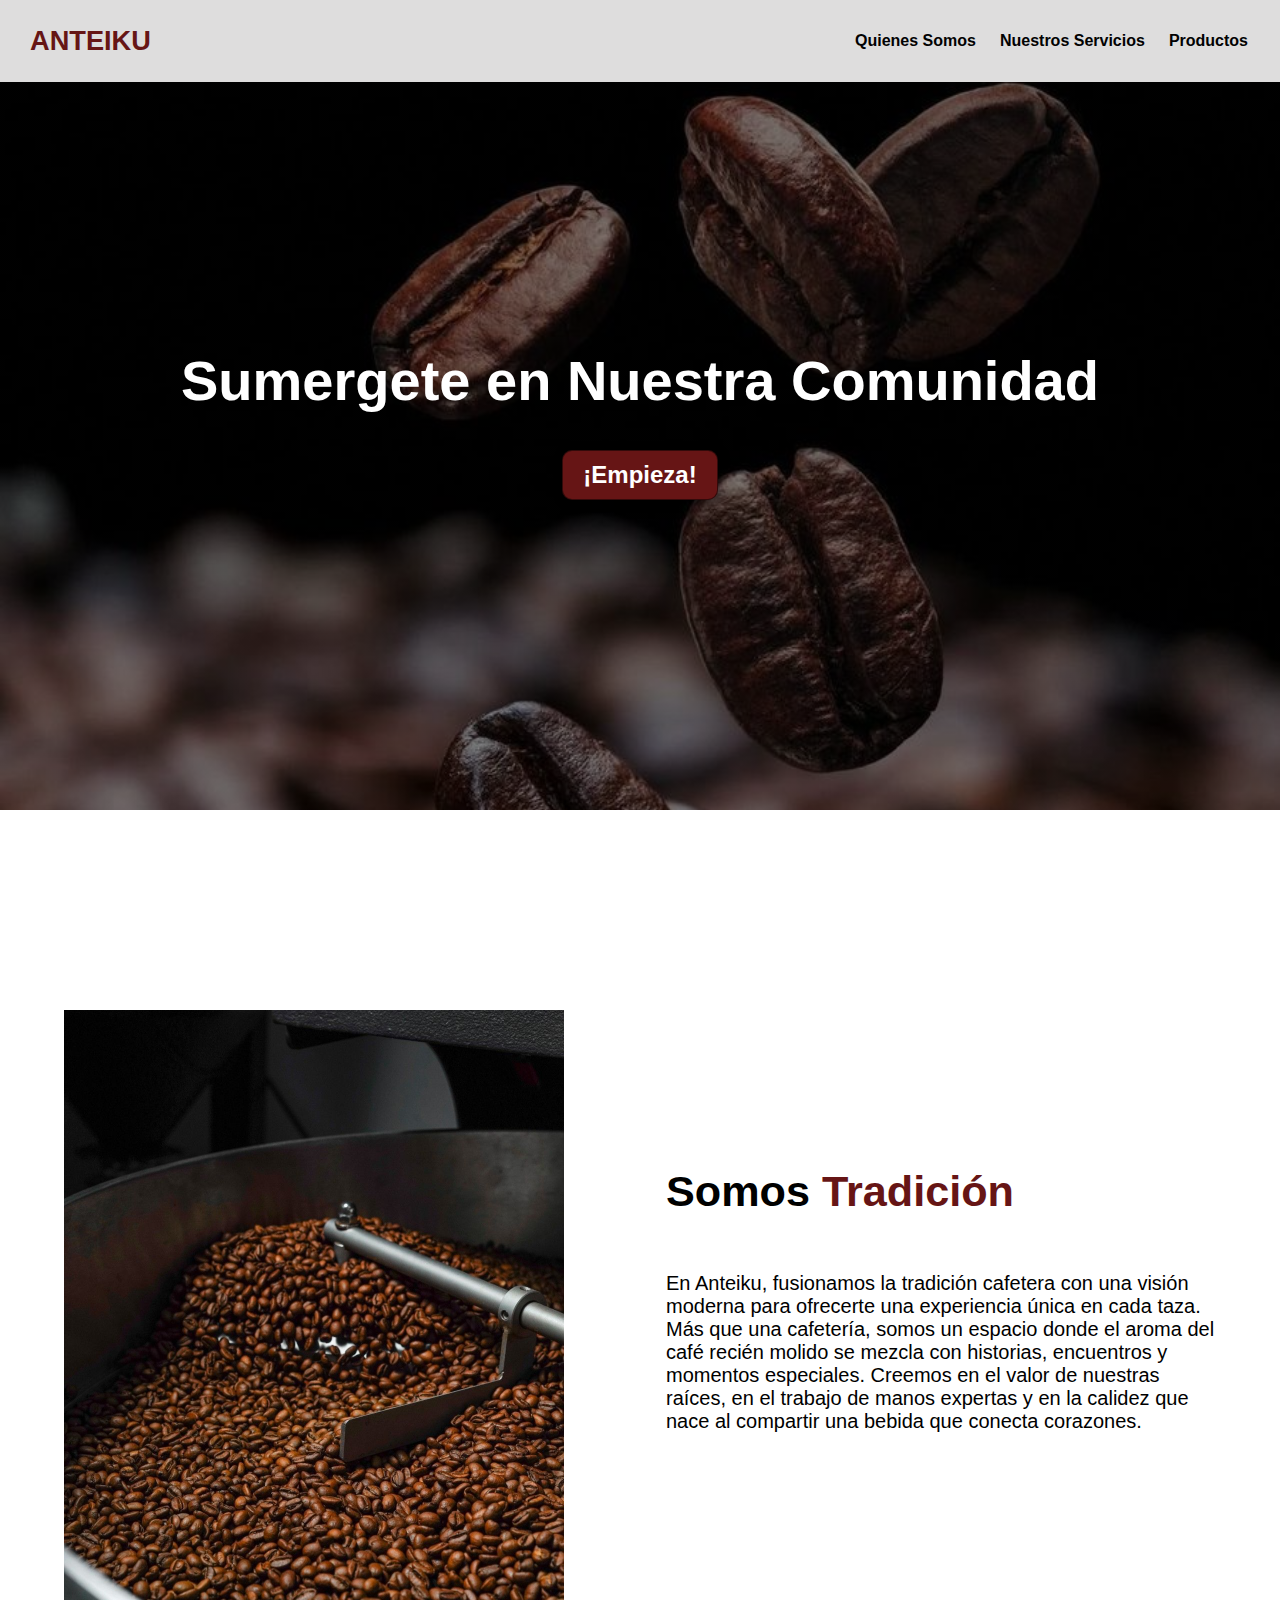
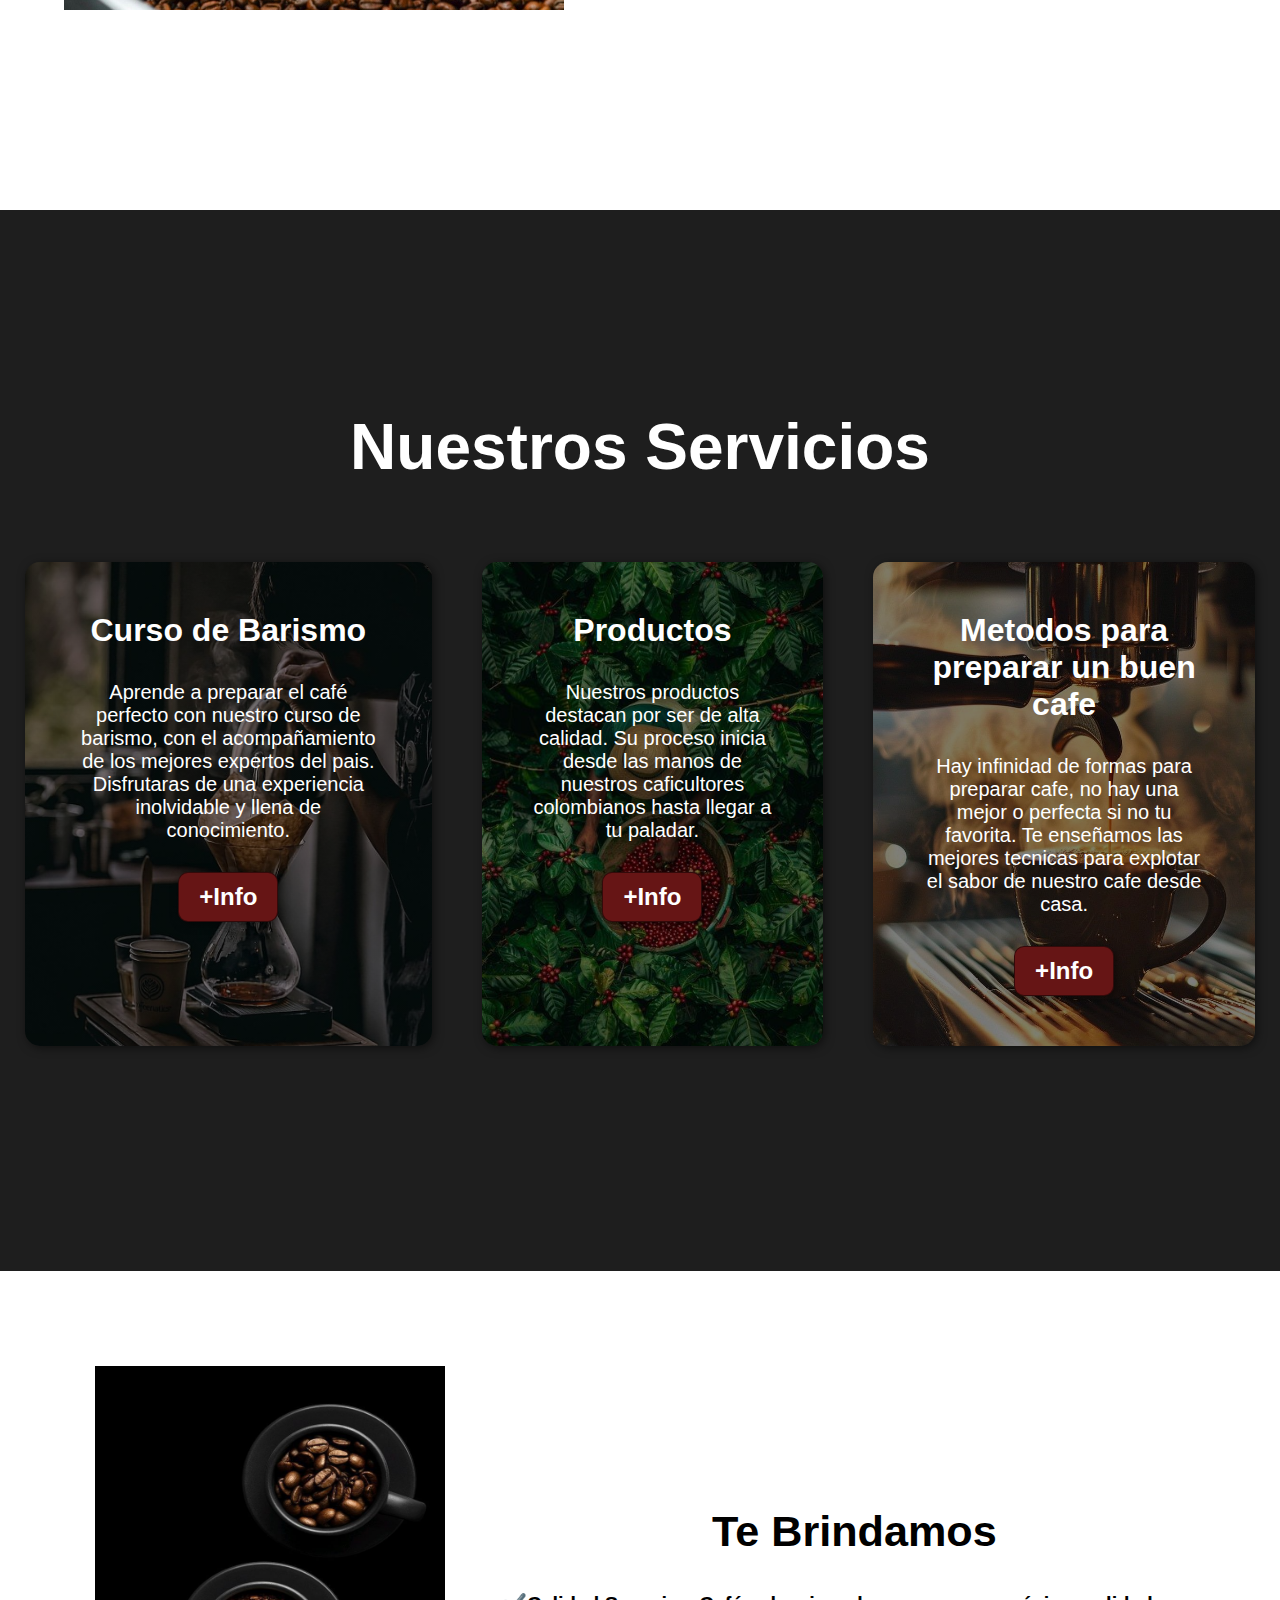
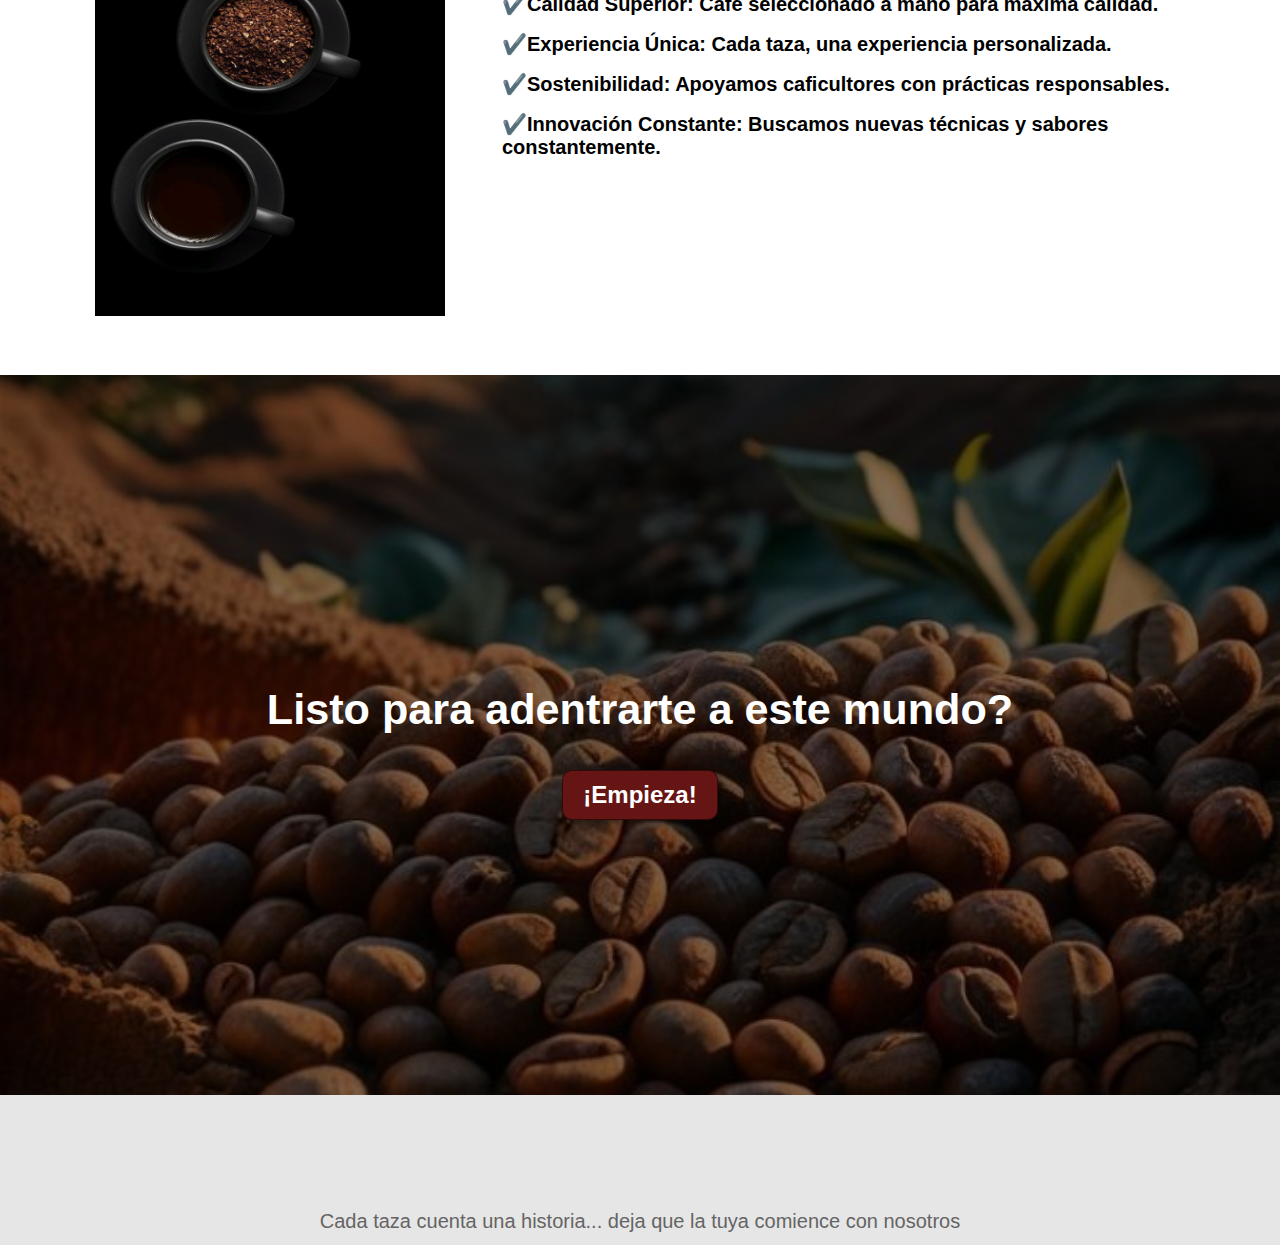
<file: Index.html>
<!DOCTYPE html>
<html lang="en">
<head>
    <meta charset="UTF-8">
    <meta name="viewport" content="width=device-width, initial-scale=1.0">
    <title>ANTEIKU</title>
    <link rel="stylesheet" href="Index.css">
</head>
<body>
    <header>
        <div class="container">
            <p class="logo">ANTEIKU</p>
            <nav>
                <a href="#QuienesSo">Quienes Somos</a>
                <a href="#NuestrosServ">Nuestros Servicios</a>
                <a href="#">Productos</a>
            </nav>
        </div>
    </header>
    <section id="hero">
        <h1>Sumergete en Nuestra Comunidad</h1>
        <a href="Comunidad.html"><button> ¡Empieza!</button></a>
    </section>
    <section id="QuienesSo">
        <div class="container">
        <div class="img-container"></div>
        <div class="texto">
        <h2>Somos <span class="color-acento">Tradición</span></h2>
        <p>En Anteiku, fusionamos la tradición cafetera con una visión moderna para ofrecerte una experiencia única en cada taza.
Más que una cafetería, somos un espacio donde el aroma del café recién molido se mezcla con historias, encuentros y momentos especiales.
Creemos en el valor de nuestras raíces, en el trabajo de manos expertas y en la calidez que nace al compartir una bebida que conecta corazones.</p>
        </div>
        </div>
    </section>
    <section id="NuestrosServ">
        <div class="container">
        <h2>Nuestros Servicios</h2>
        <div class="servicios">
        <div class="carta">
            <h3>Curso de Barismo</h3>
            <p>Aprende a preparar el café perfecto con nuestro curso de barismo, con el acompañamiento de los mejores expertos del pais. Disfrutaras de una experiencia inolvidable y llena de conocimiento.</p>
            <a href="CursoBarismo.html"><button>+Info</button></a>
        </div>
        <div class="carta">
            <h3>Productos</h3>
            <p>Nuestros productos destacan por ser de alta calidad. Su proceso inicia desde las manos de nuestros caficultores colombianos hasta llegar a tu paladar.</p>
            <a href="Productos.html"><button>+Info</button></a>
        </div>
        <div class="carta">
            <h3>Metodos para preparar un buen cafe</h3>
            <p>Hay infinidad de formas para preparar cafe, no hay una mejor o perfecta si no tu favorita. Te enseñamos las mejores tecnicas para explotar el sabor de nuestro cafe desde casa.</p>
            <form action="https://youtu.be/FakuUk2vGds?si=BagIGqyQmauZxZz7">
            <button>+Info</button>
            </form>
        </div>
        </div>
        </div>
    </section>

    <section id="Te-Brindamos">
        <div class="container">
        <h2>Te Brindamos</h2>
         <ul>
            <li>✔️Calidad Superior: Café seleccionado a mano para máxima calidad.</li>
            <li>✔️Experiencia Única: Cada taza, una experiencia personalizada.</li>
            <li>✔️Sostenibilidad: Apoyamos caficultores con prácticas responsables.</li>
            <li>✔️Innovación Constante: Buscamos nuevas técnicas y sabores constantemente.</li>
         </ul>
        </div>
    </section>

    <section id="final">
        <h2>Listo para adentrarte a este mundo?</h2>
        <button>¡Empieza!</button>
    </section>

    <footer>
        <div class="container">
            <p>Cada taza cuenta una historia... deja que la tuya comience con nosotros</p>
        </div>
    </footer>
</body>
</html>
</file>
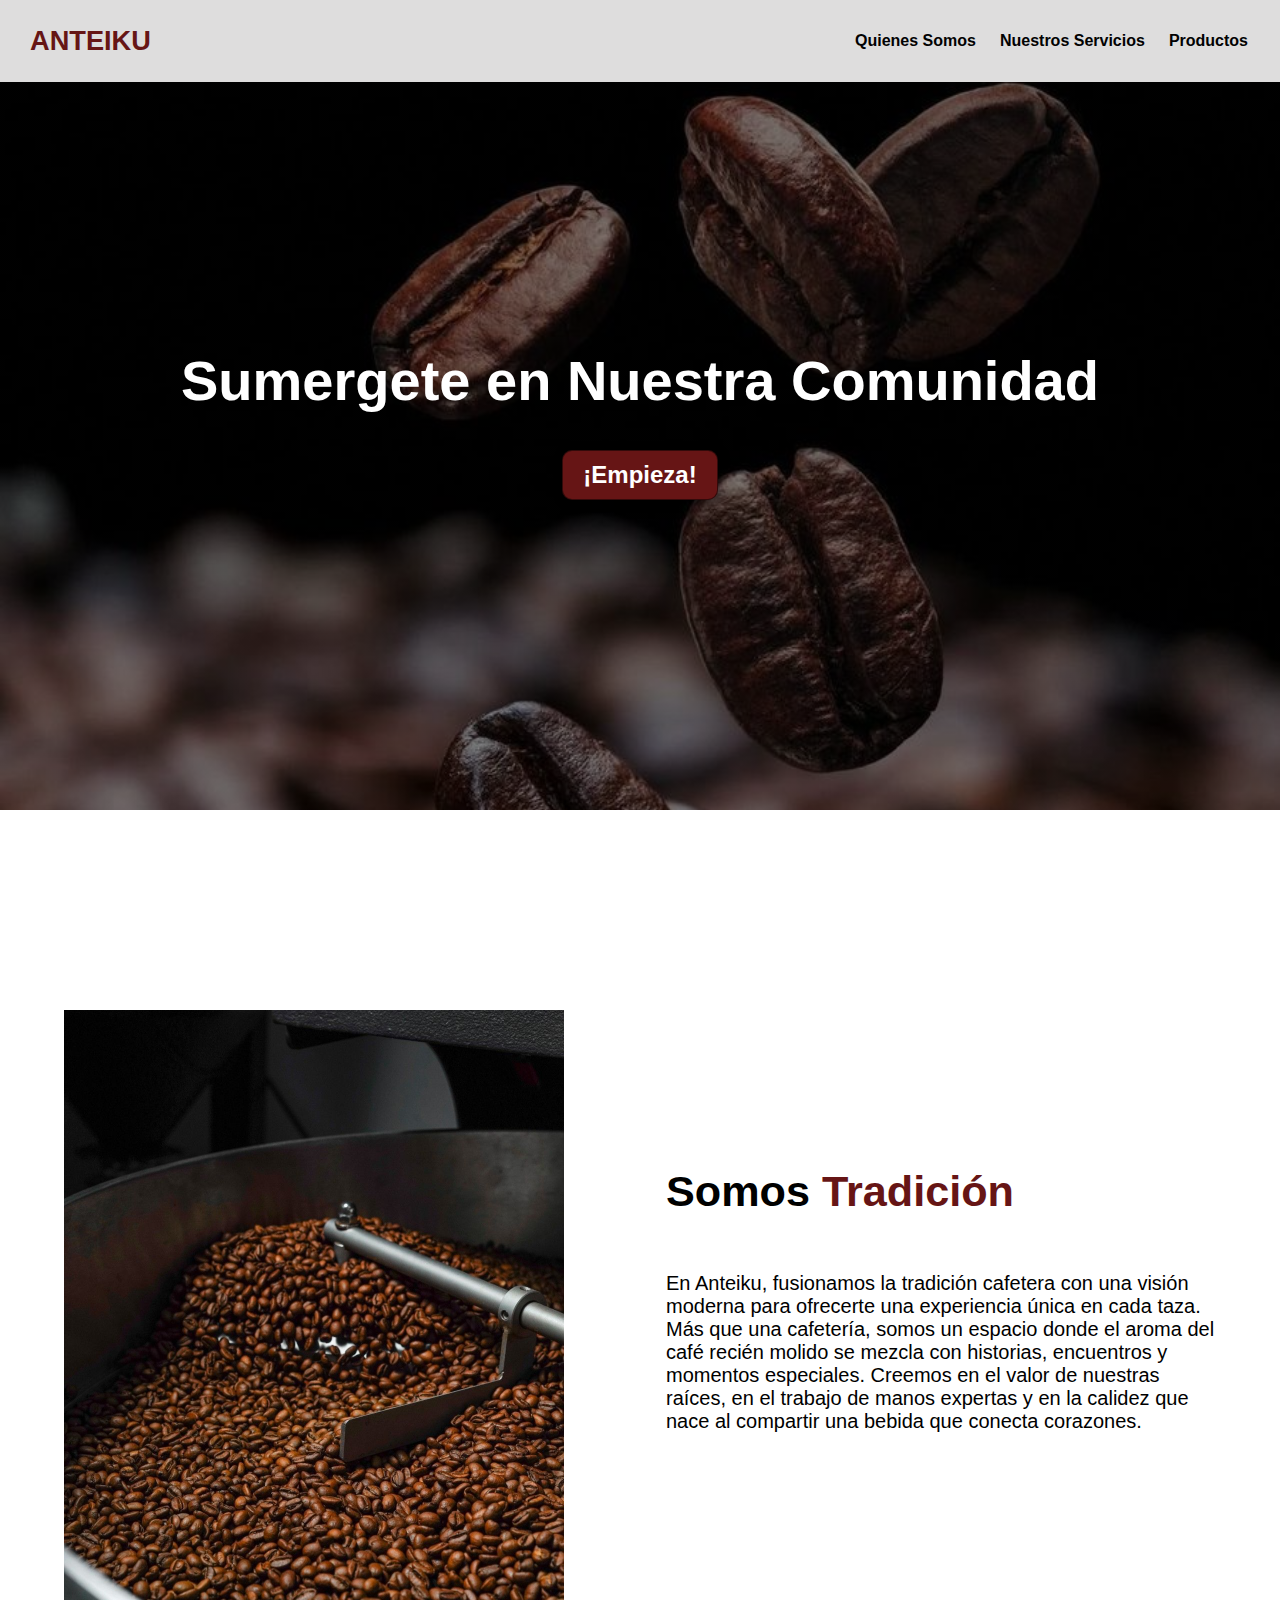
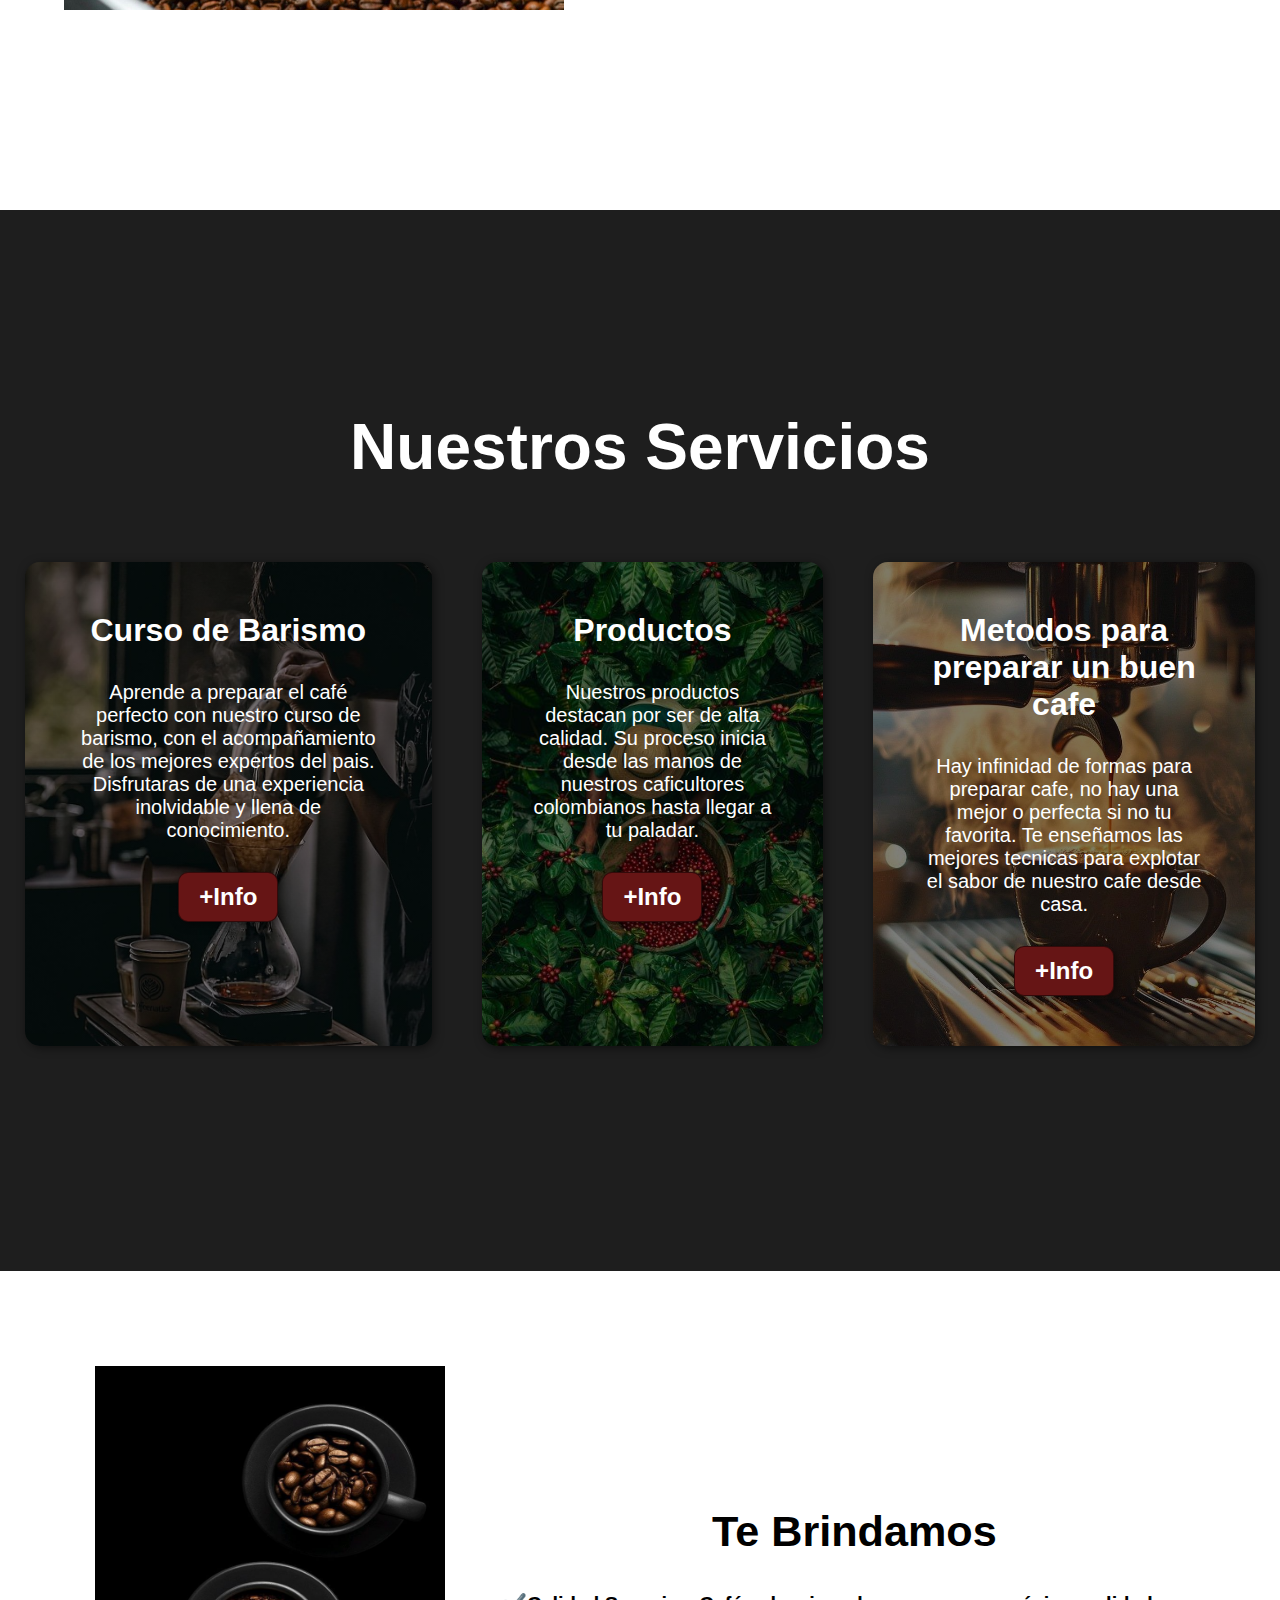
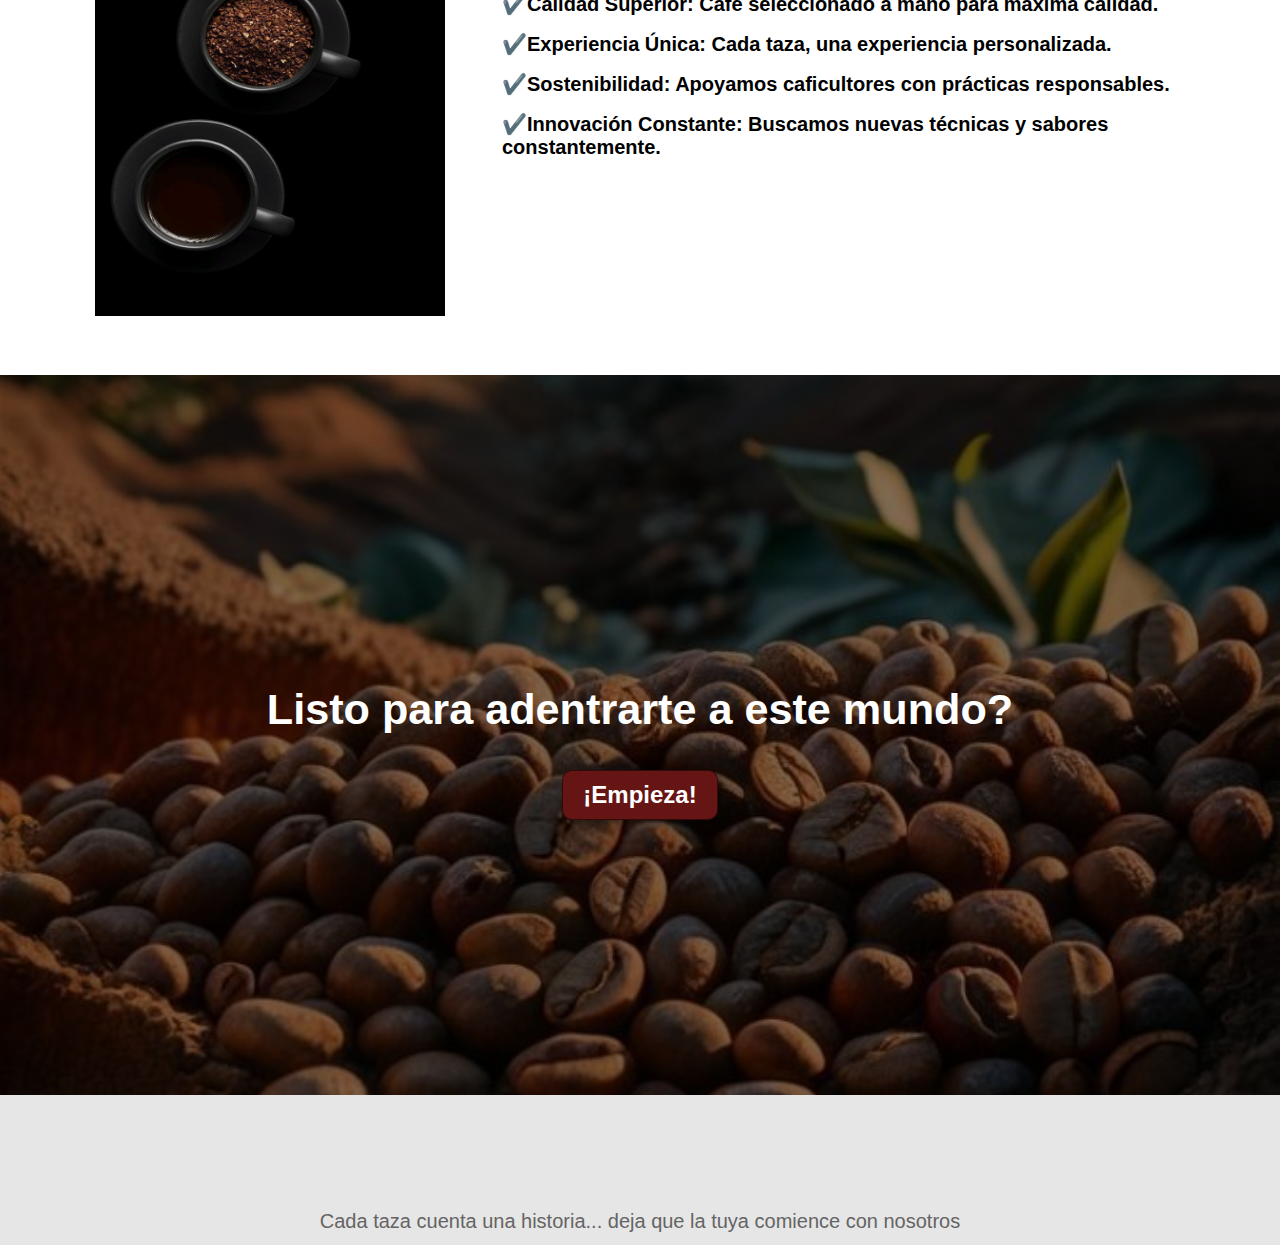
<file: index.html>
<!DOCTYPE html>
<html lang="en">
<head>
    <meta charset="UTF-8">
    <meta name="viewport" content="width=device-width, initial-scale=1.0">
    <title>ANTEIKU</title>
    <link rel="stylesheet" href="Index.css">
</head>
<body>
    <header>
        <div class="container">
            <p class="logo">ANTEIKU</p>
            <nav>
                <a href="#QuienesSo">Quienes Somos</a>
                <a href="#NuestrosServ">Nuestros Servicios</a>
                <a href="#">Productos</a>
            </nav>
        </div>
    </header>
    <section id="hero">
        <h1>Sumergete en Nuestra Comunidad</h1>
        <a href="Comunidad.html"><button> ¡Empieza!</button></a>
    </section>
    <section id="QuienesSo">
        <div class="container">
        <div class="img-container"></div>
        <div class="texto">
        <h2>Somos <span class="color-acento">Tradición</span></h2>
        <p>En Anteiku, fusionamos la tradición cafetera con una visión moderna para ofrecerte una experiencia única en cada taza.
Más que una cafetería, somos un espacio donde el aroma del café recién molido se mezcla con historias, encuentros y momentos especiales.
Creemos en el valor de nuestras raíces, en el trabajo de manos expertas y en la calidez que nace al compartir una bebida que conecta corazones.</p>
        </div>
        </div>
    </section>
    <section id="NuestrosServ">
        <div class="container">
        <h2>Nuestros Servicios</h2>
        <div class="servicios">
        <div class="carta">
            <h3>Curso de Barismo</h3>
            <p>Aprende a preparar el café perfecto con nuestro curso de barismo, con el acompañamiento de los mejores expertos del pais. Disfrutaras de una experiencia inolvidable y llena de conocimiento.</p>
            <a href="CursoBarismo.html"><button>+Info</button></a>
        </div>
        <div class="carta">
            <h3>Productos</h3>
            <p>Nuestros productos destacan por ser de alta calidad. Su proceso inicia desde las manos de nuestros caficultores colombianos hasta llegar a tu paladar.</p>
            <a href="Productos.html"><button>+Info</button></a>
        </div>
        <div class="carta">
            <h3>Metodos para preparar un buen cafe</h3>
            <p>Hay infinidad de formas para preparar cafe, no hay una mejor o perfecta si no tu favorita. Te enseñamos las mejores tecnicas para explotar el sabor de nuestro cafe desde casa.</p>
            <form action="https://youtu.be/FakuUk2vGds?si=BagIGqyQmauZxZz7">
            <button>+Info</button>
            </form>
        </div>
        </div>
        </div>
    </section>

    <section id="Te-Brindamos">
        <div class="container">
        <h2>Te Brindamos</h2>
         <ul>
            <li>✔️Calidad Superior: Café seleccionado a mano para máxima calidad.</li>
            <li>✔️Experiencia Única: Cada taza, una experiencia personalizada.</li>
            <li>✔️Sostenibilidad: Apoyamos caficultores con prácticas responsables.</li>
            <li>✔️Innovación Constante: Buscamos nuevas técnicas y sabores constantemente.</li>
         </ul>
        </div>
    </section>

    <section id="final">
        <h2>Listo para adentrarte a este mundo?</h2>
        <button>¡Empieza!</button>
    </section>

    <footer>
        <div class="container">
            <p>Cada taza cuenta una historia... deja que la tuya comience con nosotros</p>
        </div>
    </footer>
</body>
</html>
</file>
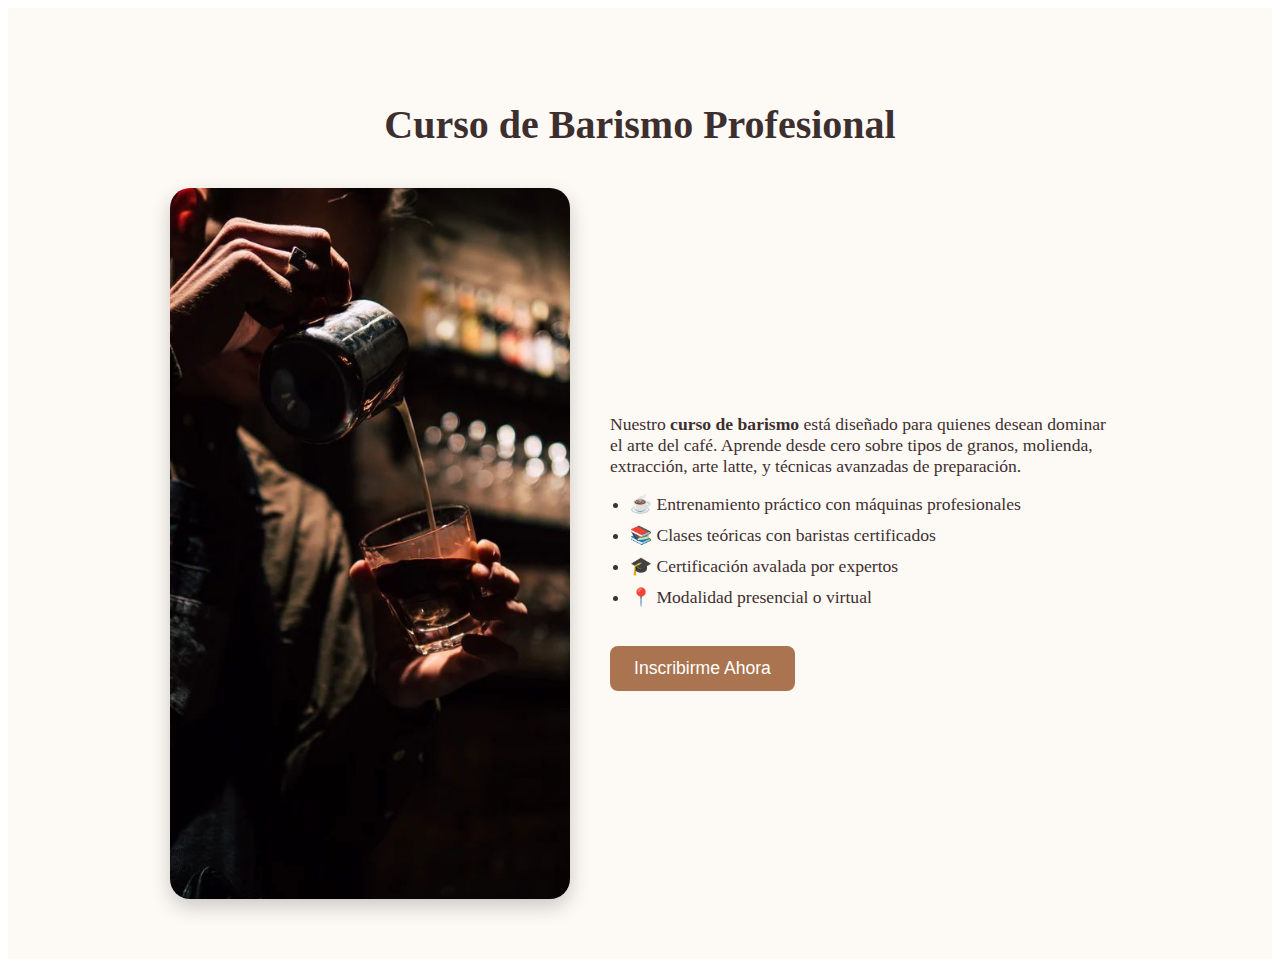
<file: CursoBarismo.html>
<!DOCTYPE html>
<html lang="en">
<head>
    <meta charset="UTF-8">
    <meta name="viewport" content="width=device-width, initial-scale=1.0">
    <title>Curso de Barismo</title>
    <link rel="stylesheet" href="CursoBarismo.css">
</head>
<body>
    <section id="curso-barismo" class="info">
  <div class="container">
    <h2>Curso de Barismo Profesional</h2>
    <div class="contenido">
      <img src="MEDIA/Barista.jpg" alt="Curso de barismo">
      <div class="barismo">
        <p>
          Nuestro <strong>curso de barismo</strong> está diseñado para quienes desean dominar el arte del café.
          Aprende desde cero sobre tipos de granos, molienda, extracción, arte latte, y técnicas avanzadas de preparación.
        </p>
        <ul>
          <li>☕ Entrenamiento práctico con máquinas profesionales</li>
          <li>📚 Clases teóricas con baristas certificados</li>
          <li>🎓 Certificación avalada por expertos</li>
          <li>📍 Modalidad presencial o virtual</li>
        </ul>
        <button>Inscribirme Ahora</button>
      </div>
    </div>
  </div>
</section>
</body>
</html>
</file>
<file: Index.css>
*{
    box-sizing: border-box;
}

html{
    scroll-behavior: smooth;
}

h1{font-size: 3.5em;}
h2{font-size: 2.7em;}
h3{font-size: 2em;}
p{font-size: 1.25em;}
ul{list-style: none;}
li{ font-size: 1.25em;}

body{
    font-family: 'roboto', sans-serif;
    margin:0;
}

button{
    font-size: 1.5em;
    font-weight: bold;
    padding: 10px 20px;
    border-radius: 10px;
    border: 1px solid rgba(0,0,0, 0.5);
    box-shadow: 2px 2px 10px rgba(0,0,0, 0.5);
    color:white;
    background-color: rgb(102, 21, 21);
}
button:hover{
    background-color: rgb(36, 6, 6);
}

.container{
    max-width: 1400px;
    margin: auto;
}

.color-acento{color: rgb(102, 21, 21); }

header{
    background-color: rgb(222, 221, 221) ;
}

header .logo{
    margin: 0;
    padding: 25px 30px;
    font-weight: bold;
    color: rgb(102, 21, 21);
    font-size: 1.7em;
}

header .container{
    display: flex;
    flex-direction: column;
    align-items: center;
}

header nav{
    display: flex;
    flex-direction: column;
    text-align: center;
    padding-bottom: 25px;
}

header a{
    padding: 5px 12px;
    text-decoration: none;
    font-weight: bold;
    color: rgb(2, 2, 2);
}

header a:hover{
    color: rgb(36, 6, 6);
}

#hero {
    display: flex;
    align-items: center;
    justify-content: center;
    text-align: center;
    flex-direction: column;
    height: 90vh;
    background-image: linear-gradient(
        0deg,
        rgba(0,0,0,0.5),
        rgba(0,0,0,0.5)
    )
    ,url("MEDIA/imagendefondo.jpg");
    background-repeat: no-repeat;
    background-size: cover;
    background-position: center center;
}

#hero h1{
    color: white;
}

#QuienesSo .container{
    text-align: center;
    padding: 200px 12px;
}

#NuestrosServ{
    background-color: rgb(30, 30, 30);
    color: white;
    text-align: center;
}

#NuestrosServ .container{
    padding: 200px 0px;
}

#NuestrosServ h2{
    margin-top: 0;
    font-size: 3.2em;
}

#NuestrosServ p{
    display: none;
}

#NuestrosServ .carta{
    background-position: center center;
    background-size: cover;
    padding: 30px;
    margin: 25px;
    border-radius: 15px;
}

.carta:first-child{
        background-image: linear-gradient(
        0deg,
        rgba(0,0,0,0.5),
        rgba(0,0,0,0.5)
    )
    ,url("MEDIA/carta1.jpg");
}

.carta:nth-child(2){
    background-image: linear-gradient(
        0deg,
        rgba(0,0,0,0.5),
        rgba(0,0,0,0.5)
    )
    ,url("MEDIA/carta2.jpg");
}

.carta:nth-child(3){
    background-image: linear-gradient(
        0deg,
        rgba(0,0,0,0.5),
        rgba(0,0,0,0.5)
    )
    ,url("MEDIA/carta3.jpg");
}

#Te-Brindamos .container{
    text-align: center center;
    padding: 200px 12px;
}


#Te-Brindamos li{
    margin: 16px 0px;
    font-weight: bold;
}

#final{
    display: flex;
    align-items: center;
    justify-content: center;
    text-align: center;
    flex-direction: column;
    height: 90vh;
    color: white;
    height: 80vh;
        background-image: linear-gradient(
        0deg,
        rgba(0,0,0,0.5),
        rgba(0,0,0,0.5)
    )
    ,url("MEDIA/imagenfinal.jpg");
    background-repeat: no-repeat;
    background-size: cover;
    background-position: center center;
}

footer{
    background-color: rgb(230,230,230);
}
footer p{
    margin: 0;
    color: rgb(100,100,100);
    padding: 12px;
}

footer .container{
    height: 150px;
    display: flex;
    justify-content: center;
    align-items: flex-end;
}

@media (min-width: 600px) {
    header{
        position: fixed;
        width: 100%;
    }

    header .container{
        flex-direction: row;
        justify-content: space-between;
    }

    header nav{
        flex-direction: row;
        padding-bottom: 0;
        padding-right: 20px;
    }

    #QuienesSo .container{
        display: flex;
        justify-content: space-evenly;
    }

    #QuienesSo .texto{
        width: 50%;
        text-align: initial;
        padding-left: 50px;
        max-width: 600px;
        display: flex;
        justify-content: center;
        flex-direction: column;
    }

    #QuienesSo h2{
        margin-top: 0px;
    }

    #QuienesSo .img-container{
        background-image: url("MEDIA/quienessomos.jpg");
        background-size: cover;
        background-position: center center;
        height: 600px;
        width: 500px;
    }

    #NuestrosServ .servicios{
        display: flex;
        justify-content: center;
    }

    #NuestrosServ p{
        display: block;
        margin-bottom: 30px;
    }

    #NuestrosServ h2{
        font-size: 4em;
    }

     #NuestrosServ h3{
        margin-top: 0;
     }

     #NuestrosServ .carta{
        padding: 50px;
        background-position: 0;
        box-shadow: 2px 2px 10px rgba(0,0,0,0.5);
     }

     #Te-Brindamos{
        background-image: url("MEDIA/Tebrindamos.jpg");
        background-repeat: no-repeat;
        background-size: 350px 550px;
        background-position: 95px 95px;

     }

     #Te-Brindamos .container{
        text-align: initial;
        }

     #Te-Brindamos h2{
        margin-left: 700px;
     }

     #Te-Brindamos ul{
        margin-left: 450px;
     } 
}
</file>
<file: CursoBarismo.css>
.info{
    background-color: #fdfaf6;
    padding: 60px 20px;
}


.info h2{
    text-align: center;
    color: #3e2f2f;
    font-size: 2.5em;
    margin-bottom: 40px;
}

.contenido{
    display: flex;
    flex-wrap: wrap;
    align-items: center;
    justify-content: center;
    gap: 40px;
}

.contenido img{
    max-width: 400px;
    border-radius: 20px;
    box-shadow: 0 8px 20px rgba(0,0,0,0.2);
}

.barismo{
    max-width: 500px;
    color: #3e2f2f;
    font-size: 1.1em;
}

.barismo ul{
    margin-top: 15px;
    padding-left: 20px;
}

.barismo li{
    margin-bottom: 10px;
}

.barismo button{
    margin-top: 20px;
    padding: 12px 24px;
    background-color: #a9744f;
    color: white;
    border: none;
    border-radius: 8px;
    font-size: 1em;
    cursor: pointer;
    transition: background-color 0.3s ease;
}

.barismo button:hover {
    background-color: #8c5c3f;
}
</file>
